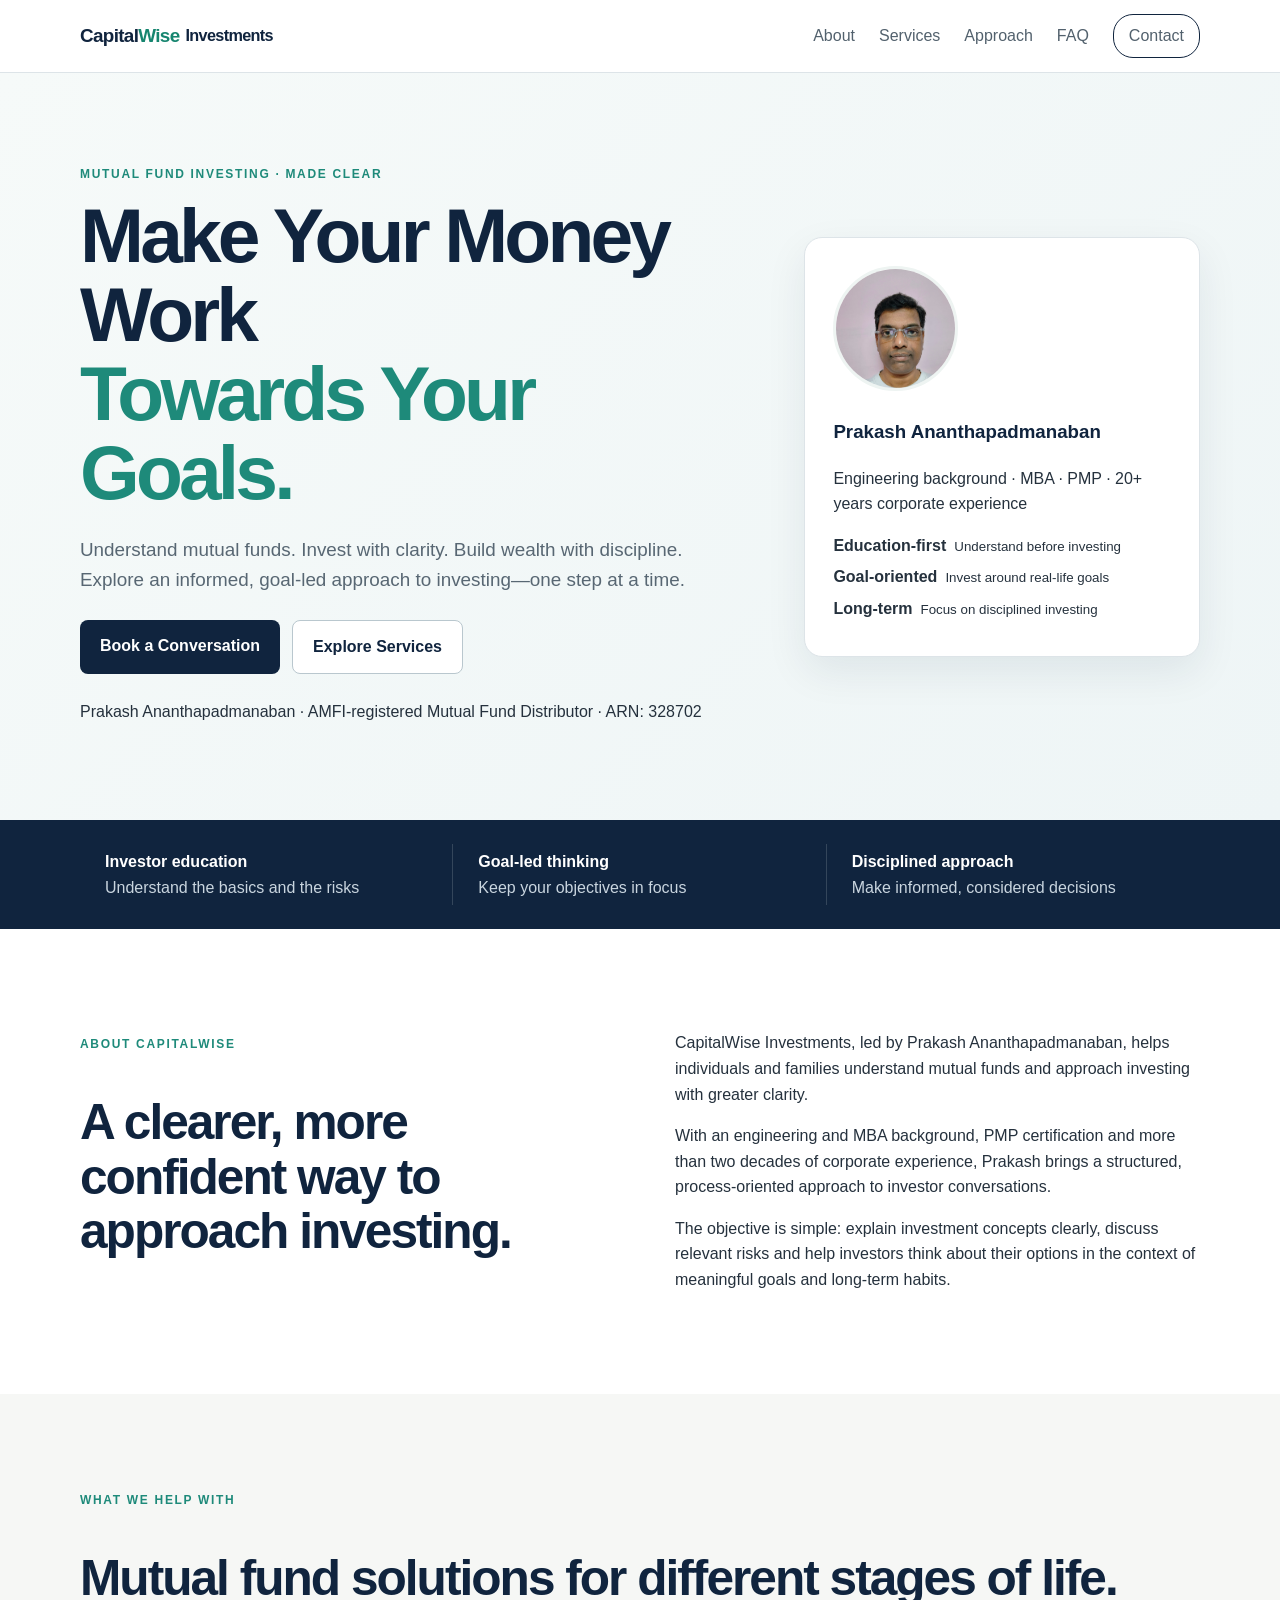
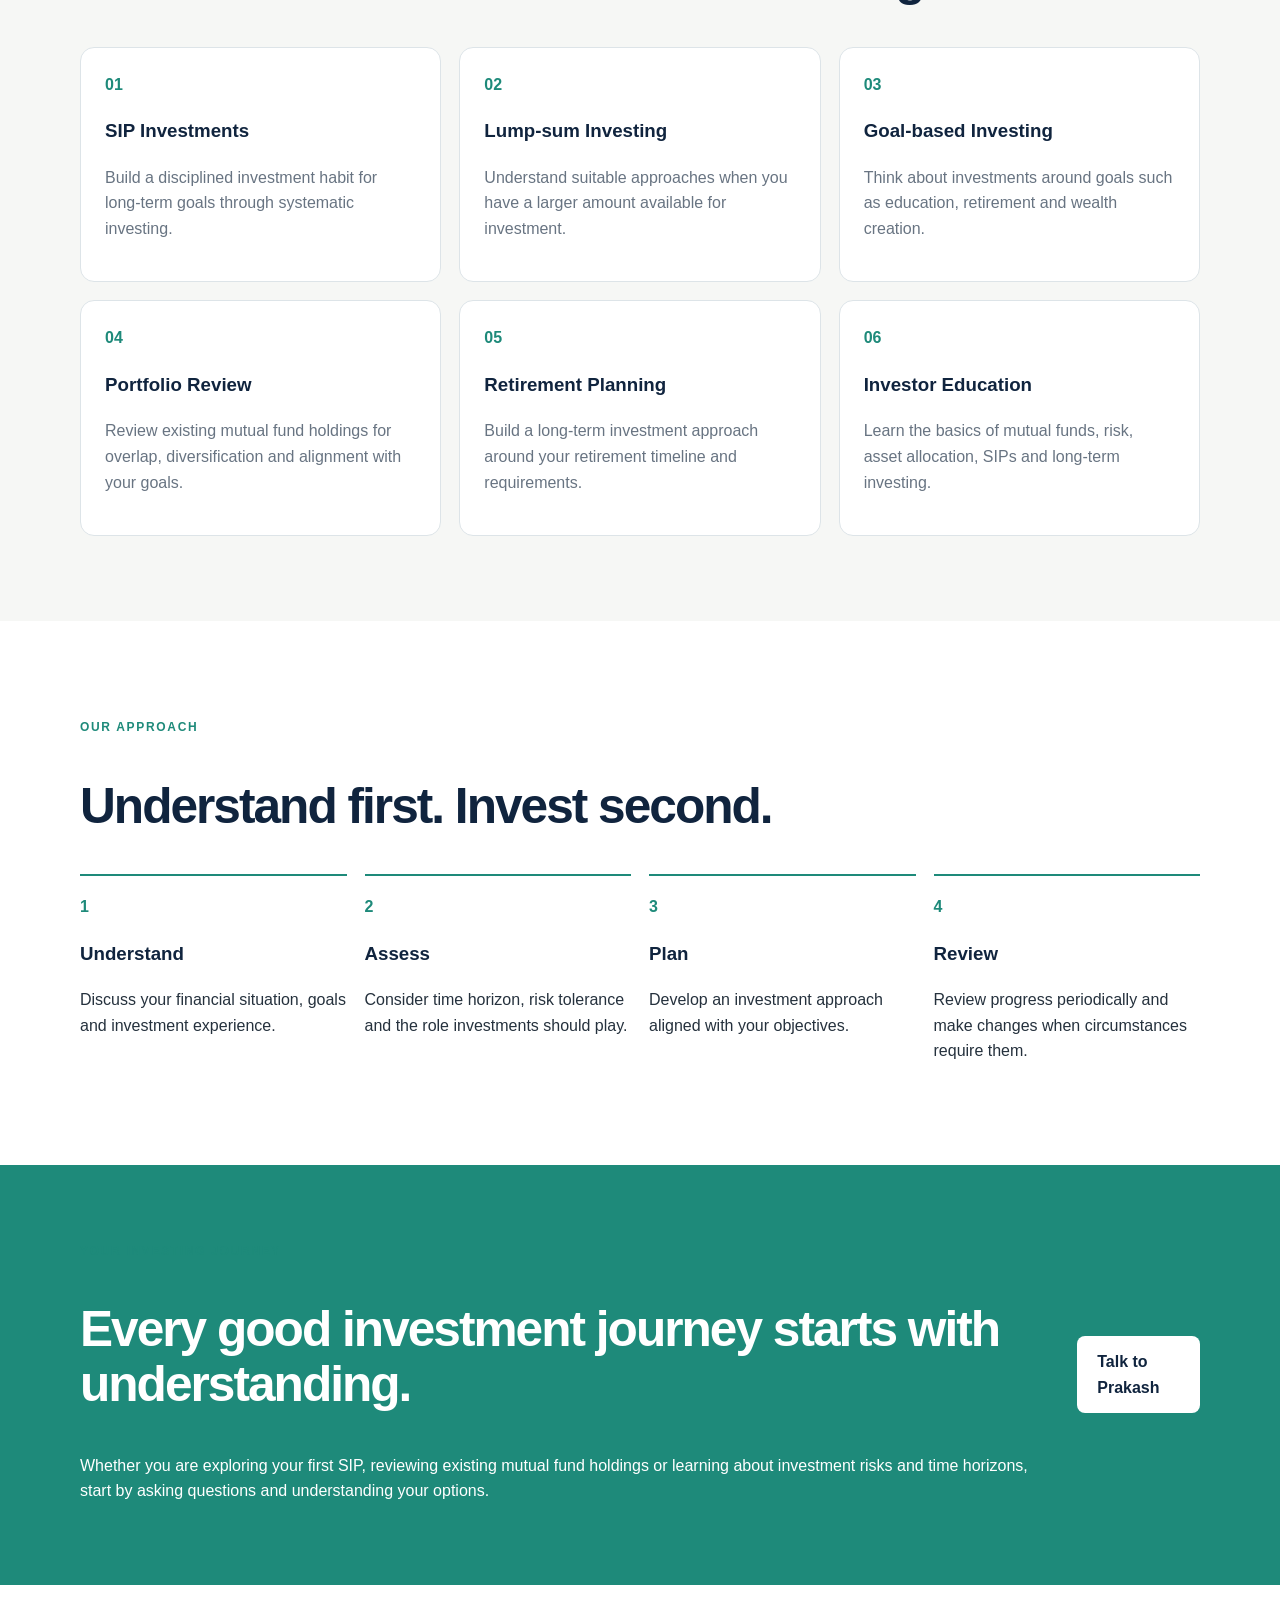
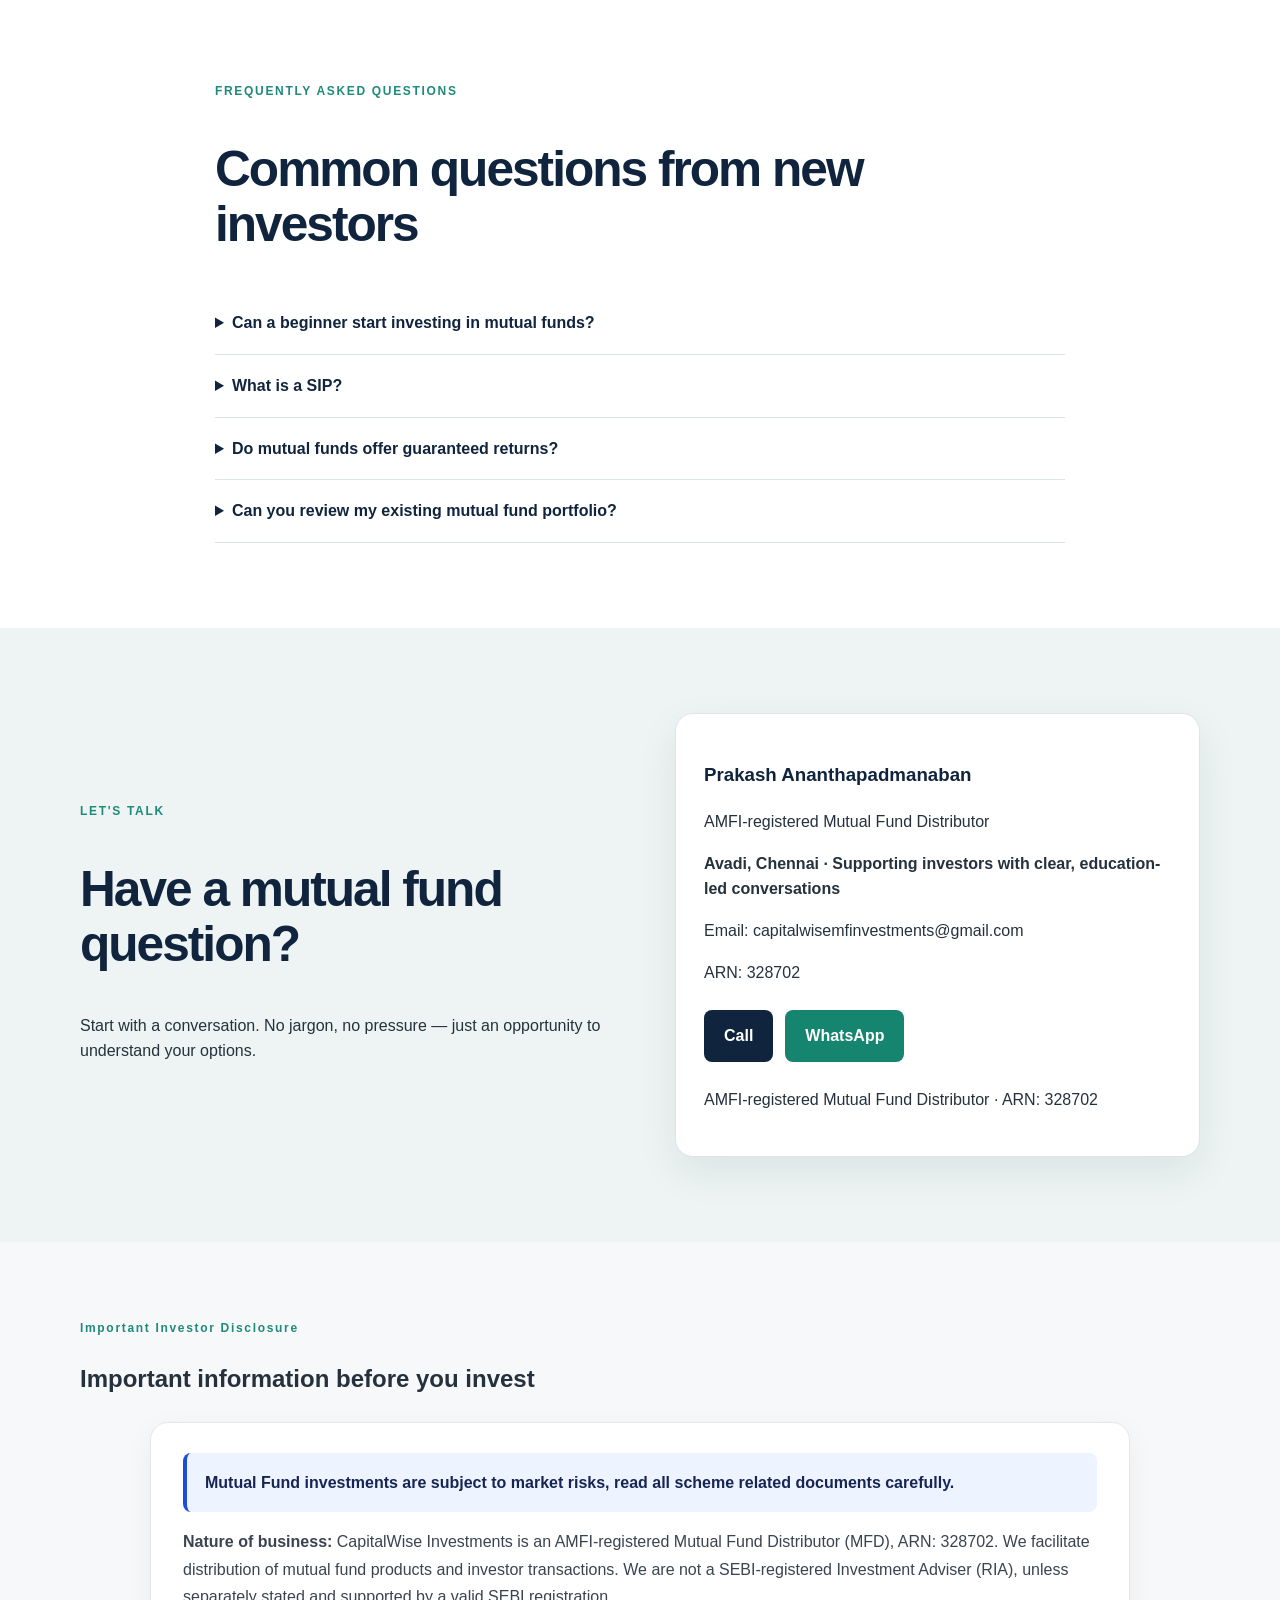
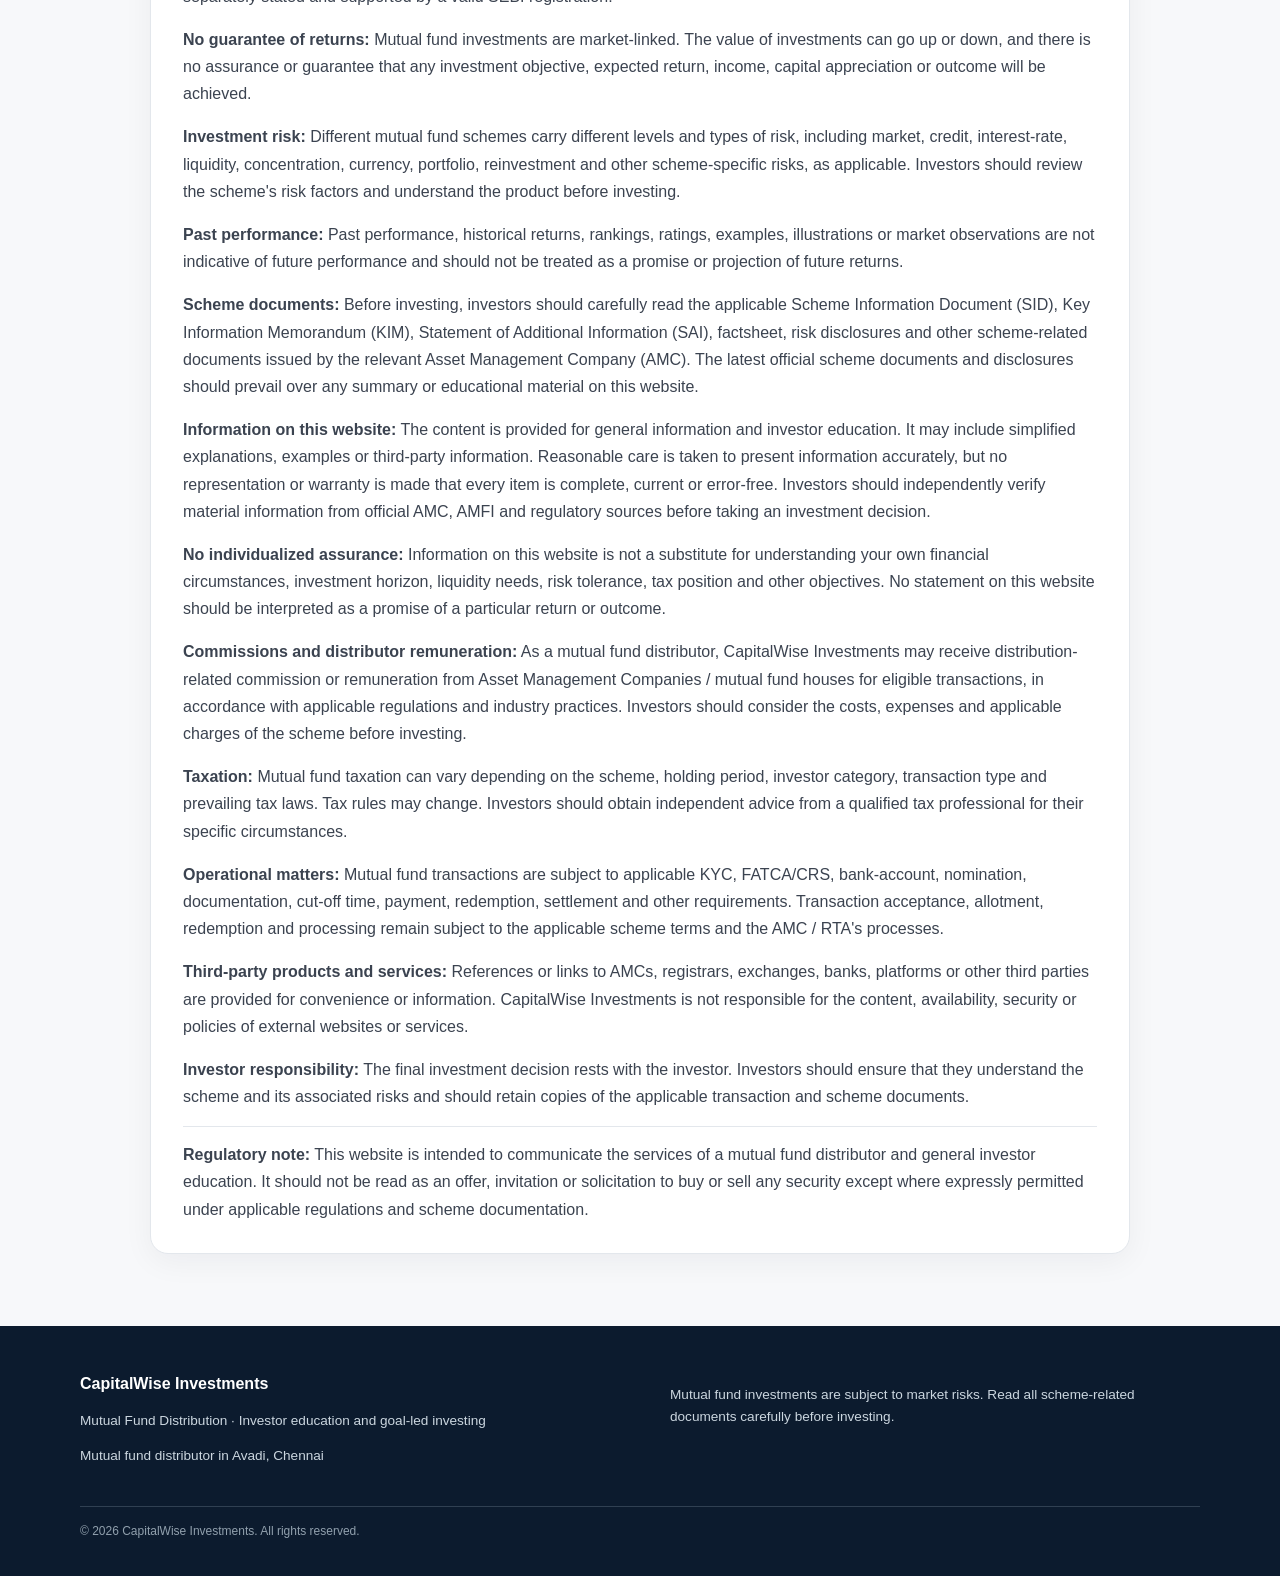
<file: index.html>
<!DOCTYPE html>
<html lang="en">
<head>
  <meta charset="UTF-8">
  <meta name="viewport" content="width=device-width, initial-scale=1.0">
  <title>CapitalWise Investments | Mutual Fund Investing Made Clear</title>
  <meta name="description" content="Understand mutual funds, invest with clarity and build disciplined habits around your goals with CapitalWise Investments, led by AMFI-registered Mutual Fund Distributor Prakash Ananthapadmanaban.">
  <meta name="keywords" content="CapitalWise Investments, mutual fund distributor, mutual fund investments India, SIP investing, goal-based investing, investor education, portfolio review">
  <link rel="stylesheet" href="style.css">
  <link rel="canonical" href="https://capitalwiseinvestments.in/">
</head>
<body>
<header class="nav">
  <div class="container nav-inner">
    <a class="brand brand-logo" href="index.html"><span class="cw-capital">Capital</span><span class="cw-wise">Wise</span><span class="cw-investments"> Investments</span></a>
    <nav>
      <a href="#about">About</a>
      <a href="#services">Services</a>
      <a href="#approach">Approach</a>
      <a href="#faq">FAQ</a>
      <a class="nav-cta" href="#contact">Contact</a>
    </nav>
  </div>
</header>

<main>
<section class="hero">
  <div class="container hero-grid">
    <div>
      <p class="eyebrow">MUTUAL FUND INVESTING · MADE CLEAR</p>
      <h1>Make Your Money Work<br><span>Towards Your Goals.</span></h1>
      <p class="lead">Understand mutual funds. Invest with clarity. Build wealth with discipline. Explore an informed, goal-led approach to investing—one step at a time.</p>
      <div class="buttons">
        <a class="btn primary" href="#contact">Book a Conversation</a>
        <a class="btn secondary" href="#services">Explore Services</a>
      </div>
      <p class="credentials">Prakash Ananthapadmanaban · AMFI-registered Mutual Fund Distributor · ARN: 328702</p>
    </div>
    <div class="hero-card">
      <img class="portrait" src="assets/prakash-profile.jpg?v=20261012" alt="Prakash Ananthapadmanaban">
      <h3>Prakash Ananthapadmanaban</h3>
      <p>Engineering background · MBA · PMP · 20+ years corporate experience</p>
      <div class="mini-points">
        <div><strong>Education-first</strong><small>Understand before investing</small></div>
        <div><strong>Goal-oriented</strong><small>Invest around real-life goals</small></div>
        <div><strong>Long-term</strong><small>Focus on disciplined investing</small></div>
      </div>
    </div>
  </div>
</section>

<section class="trust-strip">
  <div class="container trust-grid">
    <div><strong>Investor education</strong><span>Understand the basics and the risks</span></div>
    <div><strong>Goal-led thinking</strong><span>Keep your objectives in focus</span></div>
    <div><strong>Disciplined approach</strong><span>Make informed, considered decisions</span></div>
  </div>
</section>

<section id="about" class="section">
  <div class="container two-col">
    <div>
      <p class="eyebrow">ABOUT CAPITALWISE</p>
      <h2>A clearer, more confident way to approach investing.</h2>
    </div>
    <div>
      <p>CapitalWise Investments, led by Prakash Ananthapadmanaban, helps individuals and families understand mutual funds and approach investing with greater clarity.</p>
      <p>With an engineering and MBA background, PMP certification and more than two decades of corporate experience, Prakash brings a structured, process-oriented approach to investor conversations.</p>
      <p>The objective is simple: explain investment concepts clearly, discuss relevant risks and help investors think about their options in the context of meaningful goals and long-term habits.</p>
    </div>
  </div>
</section>

<section id="services" class="section light">
  <div class="container">
    <p class="eyebrow">WHAT WE HELP WITH</p>
    <h2>Mutual fund solutions for different stages of life.</h2>
    <div class="cards">
      <article><div class="icon">01</div><h3>SIP Investments</h3><p>Build a disciplined investment habit for long-term goals through systematic investing.</p></article>
      <article><div class="icon">02</div><h3>Lump-sum Investing</h3><p>Understand suitable approaches when you have a larger amount available for investment.</p></article>
      <article><div class="icon">03</div><h3>Goal-based Investing</h3><p>Think about investments around goals such as education, retirement and wealth creation.</p></article>
      <article><div class="icon">04</div><h3>Portfolio Review</h3><p>Review existing mutual fund holdings for overlap, diversification and alignment with your goals.</p></article>
      <article><div class="icon">05</div><h3>Retirement Planning</h3><p>Build a long-term investment approach around your retirement timeline and requirements.</p></article>
      <article><div class="icon">06</div><h3>Investor Education</h3><p>Learn the basics of mutual funds, risk, asset allocation, SIPs and long-term investing.</p></article>
    </div>
  </div>
</section>

<section id="approach" class="section">
  <div class="container">
    <p class="eyebrow">OUR APPROACH</p>
    <h2>Understand first. Invest second.</h2>
    <div class="steps">
      <div><span>1</span><h3>Understand</h3><p>Discuss your financial situation, goals and investment experience.</p></div>
      <div><span>2</span><h3>Assess</h3><p>Consider time horizon, risk tolerance and the role investments should play.</p></div>
      <div><span>3</span><h3>Plan</h3><p>Develop an investment approach aligned with your objectives.</p></div>
      <div><span>4</span><h3>Review</h3><p>Review progress periodically and make changes when circumstances require them.</p></div>
    </div>
  </div>
</section>

<section class="local-section">
  <div class="container local-box">
    <div>
      <p class="eyebrow">YOUR INVESTING JOURNEY</p>
      <h2>Every good investment journey starts with understanding.</h2>
      <p>Whether you are exploring your first SIP, reviewing existing mutual fund holdings or learning about investment risks and time horizons, start by asking questions and understanding your options.</p>
    </div>
    <a class="btn light-btn" href="#contact">Talk to Prakash</a>
  </div>
</section>

<section id="faq" class="section">
  <div class="container narrow">
    <p class="eyebrow">FREQUENTLY ASKED QUESTIONS</p>
    <h2>Common questions from new investors</h2>
    <details><summary>Can a beginner start investing in mutual funds?</summary><p>Yes. The appropriate starting point depends on your goals, time horizon, risk tolerance and financial situation.</p></details>
    <details><summary>What is a SIP?</summary><p>A Systematic Investment Plan allows an investor to invest a chosen amount periodically into a mutual fund scheme.</p></details>
    <details><summary>Do mutual funds offer guaranteed returns?</summary><p>No. Mutual fund investments are subject to market risks. Returns are not guaranteed.</p></details>
    <details><summary>Can you review my existing mutual fund portfolio?</summary><p>Yes. A portfolio review can help you understand what you own, possible overlaps and whether the portfolio remains aligned with your objectives.</p></details>
  </div>
</section>

<section id="contact" class="contact">
  <div class="container contact-grid">
    <div>
      <p class="eyebrow">LET'S TALK</p>
      <h2>Have a mutual fund question?</h2>
      <p>Start with a conversation. No jargon, no pressure — just an opportunity to understand your options.</p>
    </div>
    <div class="contact-card">
      <h3>Prakash Ananthapadmanaban</h3>
      <p>AMFI-registered Mutual Fund Distributor</p>
      <p><strong>Avadi, Chennai · Supporting investors with clear, education-led conversations</strong></p><p>Email: <a href="mailto:capitalwisemfinvestments@gmail.com">capitalwisemfinvestments@gmail.com</a></p>
      <p>ARN: 328702</p>
      <div class="buttons">
        <a class="btn primary" href="tel:+919841583765">Call</a>
        <a class="btn whatsapp" href="https://wa.me/919841583765">WhatsApp</a>
      </div>
      <p class="small">AMFI-registered Mutual Fund Distributor · ARN: 328702</p>
    </div>
  </div>
</section>
</main>

<section class="disclosure" id="investor-disclosure">
  <div class="container">
    <div class="section-heading">
      <span class="eyebrow">Important Investor Disclosure</span>
      <h2>Important information before you invest</h2>
    </div>
    <div class="disclosure-card">
      <p class="standard-warning"><strong>Mutual Fund investments are subject to market risks, read all scheme related documents carefully.</strong></p>
      <p><strong>Nature of business:</strong> CapitalWise Investments is an AMFI-registered Mutual Fund Distributor (MFD), ARN: 328702. We facilitate distribution of mutual fund products and investor transactions. We are not a SEBI-registered Investment Adviser (RIA), unless separately stated and supported by a valid SEBI registration.</p>
      <p><strong>No guarantee of returns:</strong> Mutual fund investments are market-linked. The value of investments can go up or down, and there is no assurance or guarantee that any investment objective, expected return, income, capital appreciation or outcome will be achieved.</p>
      <p><strong>Investment risk:</strong> Different mutual fund schemes carry different levels and types of risk, including market, credit, interest-rate, liquidity, concentration, currency, portfolio, reinvestment and other scheme-specific risks, as applicable. Investors should review the scheme's risk factors and understand the product before investing.</p>
      <p><strong>Past performance:</strong> Past performance, historical returns, rankings, ratings, examples, illustrations or market observations are not indicative of future performance and should not be treated as a promise or projection of future returns.</p>
      <p><strong>Scheme documents:</strong> Before investing, investors should carefully read the applicable Scheme Information Document (SID), Key Information Memorandum (KIM), Statement of Additional Information (SAI), factsheet, risk disclosures and other scheme-related documents issued by the relevant Asset Management Company (AMC). The latest official scheme documents and disclosures should prevail over any summary or educational material on this website.</p>
      <p><strong>Information on this website:</strong> The content is provided for general information and investor education. It may include simplified explanations, examples or third-party information. Reasonable care is taken to present information accurately, but no representation or warranty is made that every item is complete, current or error-free. Investors should independently verify material information from official AMC, AMFI and regulatory sources before taking an investment decision.</p>
      <p><strong>No individualized assurance:</strong> Information on this website is not a substitute for understanding your own financial circumstances, investment horizon, liquidity needs, risk tolerance, tax position and other objectives. No statement on this website should be interpreted as a promise of a particular return or outcome.</p>
      <p><strong>Commissions and distributor remuneration:</strong> As a mutual fund distributor, CapitalWise Investments may receive distribution-related commission or remuneration from Asset Management Companies / mutual fund houses for eligible transactions, in accordance with applicable regulations and industry practices. Investors should consider the costs, expenses and applicable charges of the scheme before investing.</p>
      <p><strong>Taxation:</strong> Mutual fund taxation can vary depending on the scheme, holding period, investor category, transaction type and prevailing tax laws. Tax rules may change. Investors should obtain independent advice from a qualified tax professional for their specific circumstances.</p>
      <p><strong>Operational matters:</strong> Mutual fund transactions are subject to applicable KYC, FATCA/CRS, bank-account, nomination, documentation, cut-off time, payment, redemption, settlement and other requirements. Transaction acceptance, allotment, redemption and processing remain subject to the applicable scheme terms and the AMC / RTA's processes.</p>
      <p><strong>Third-party products and services:</strong> References or links to AMCs, registrars, exchanges, banks, platforms or other third parties are provided for convenience or information. CapitalWise Investments is not responsible for the content, availability, security or policies of external websites or services.</p>
      <p><strong>Investor responsibility:</strong> The final investment decision rests with the investor. Investors should ensure that they understand the scheme and its associated risks and should retain copies of the applicable transaction and scheme documents.</p>
      <p class="disclosure-note"><strong>Regulatory note:</strong> This website is intended to communicate the services of a mutual fund distributor and general investor education. It should not be read as an offer, invitation or solicitation to buy or sell any security except where expressly permitted under applicable regulations and scheme documentation.</p>
    </div>
  </div>
</section>
<footer>
  <div class="container footer-grid">
    <div><strong>CapitalWise Investments</strong><p>Mutual Fund Distribution · Investor education and goal-led investing</p><p><a href="mutual-fund-distributor-avadi.html">Mutual fund distributor in Avadi, Chennai</a></p></div>
    <div><p>Mutual fund investments are subject to market risks. Read all scheme-related documents carefully before investing.</p></div>
  </div>
  <div class="container copyright">© 2026 CapitalWise Investments. All rights reserved.</div>
</footer>
</body>
</html>
</file>
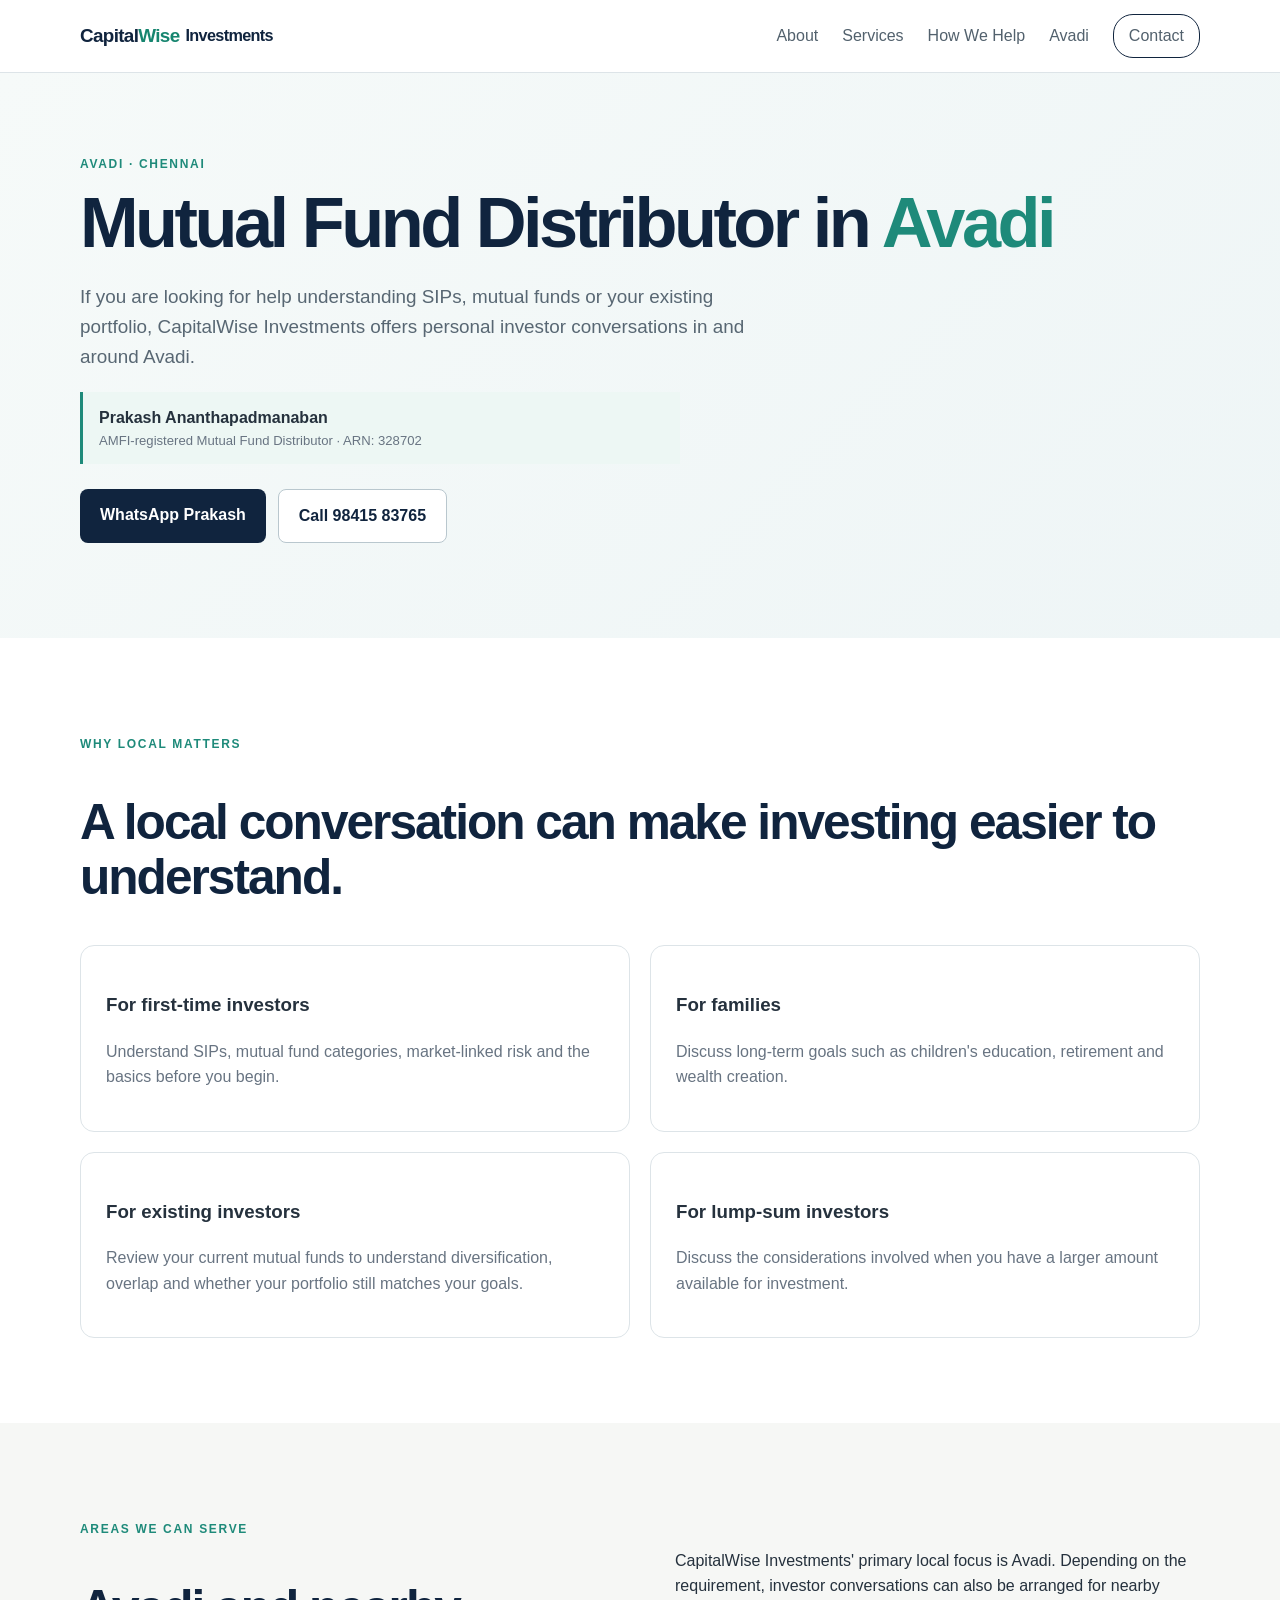
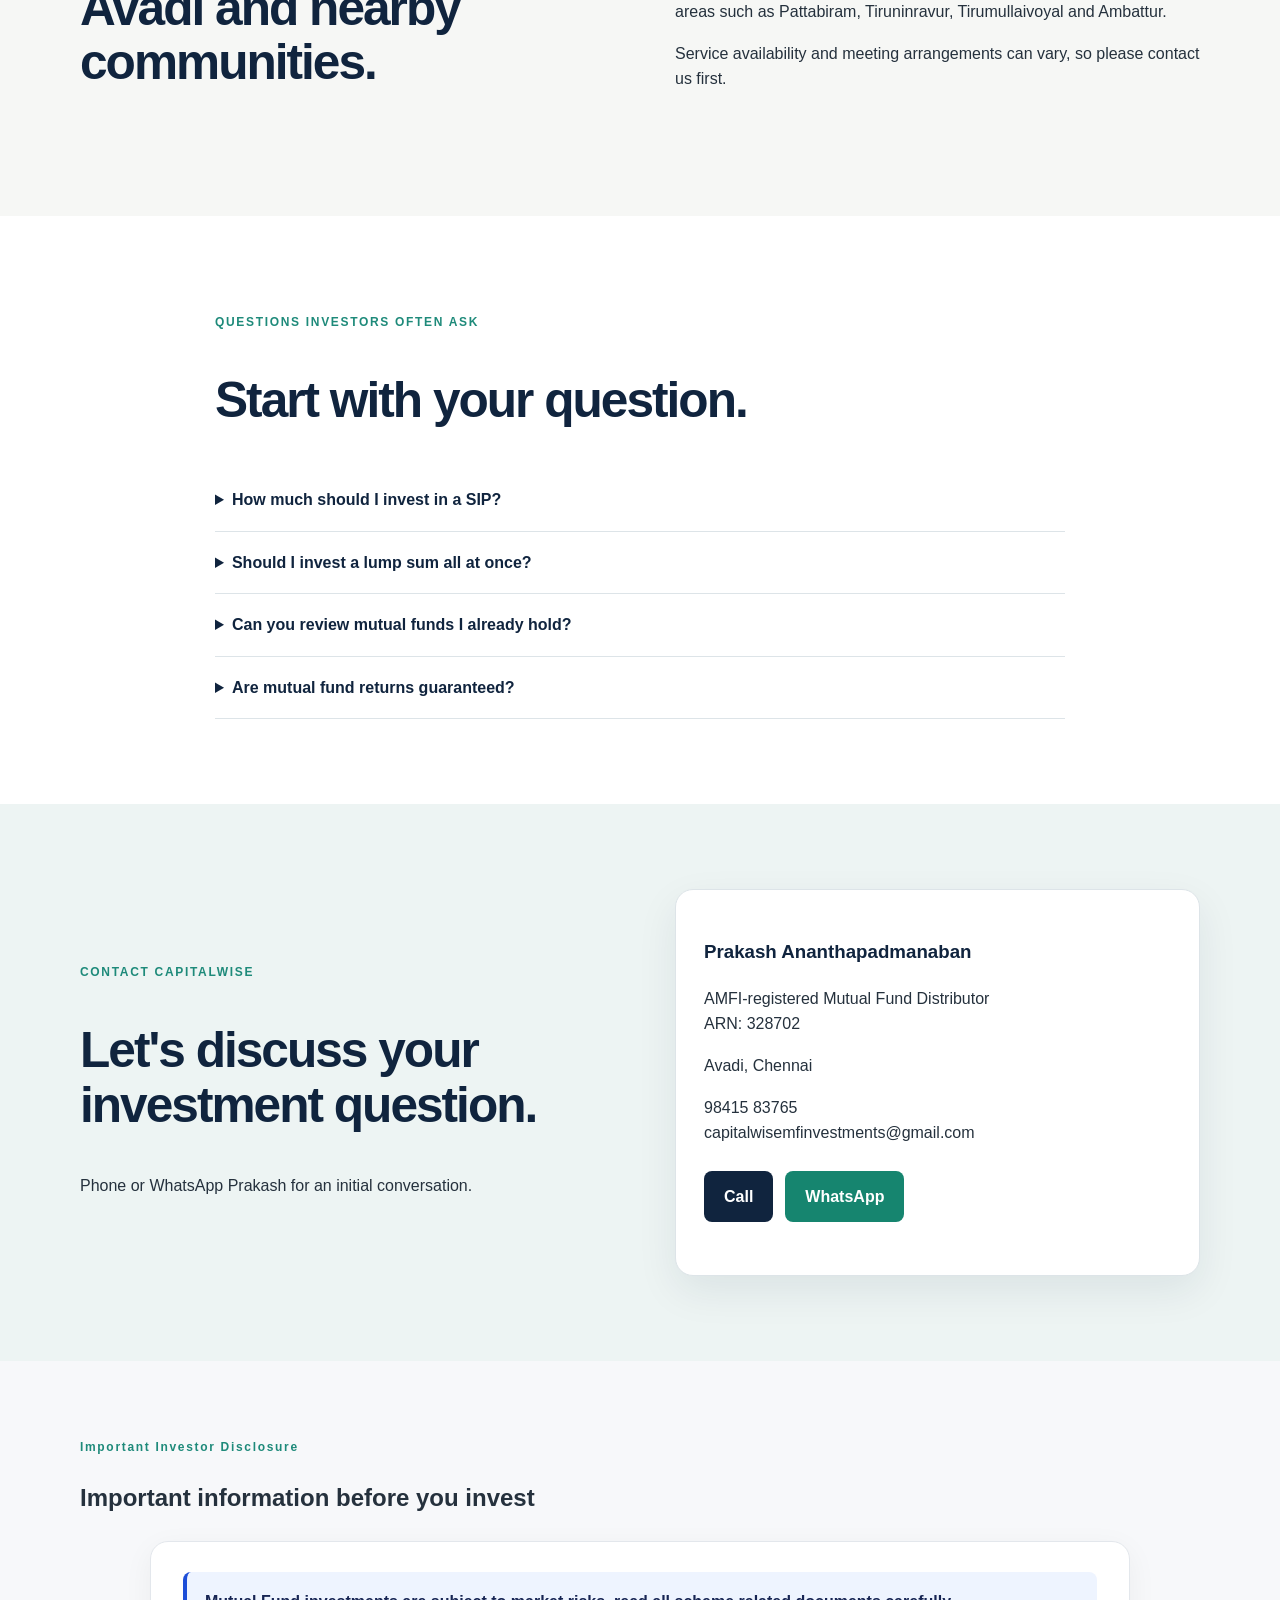
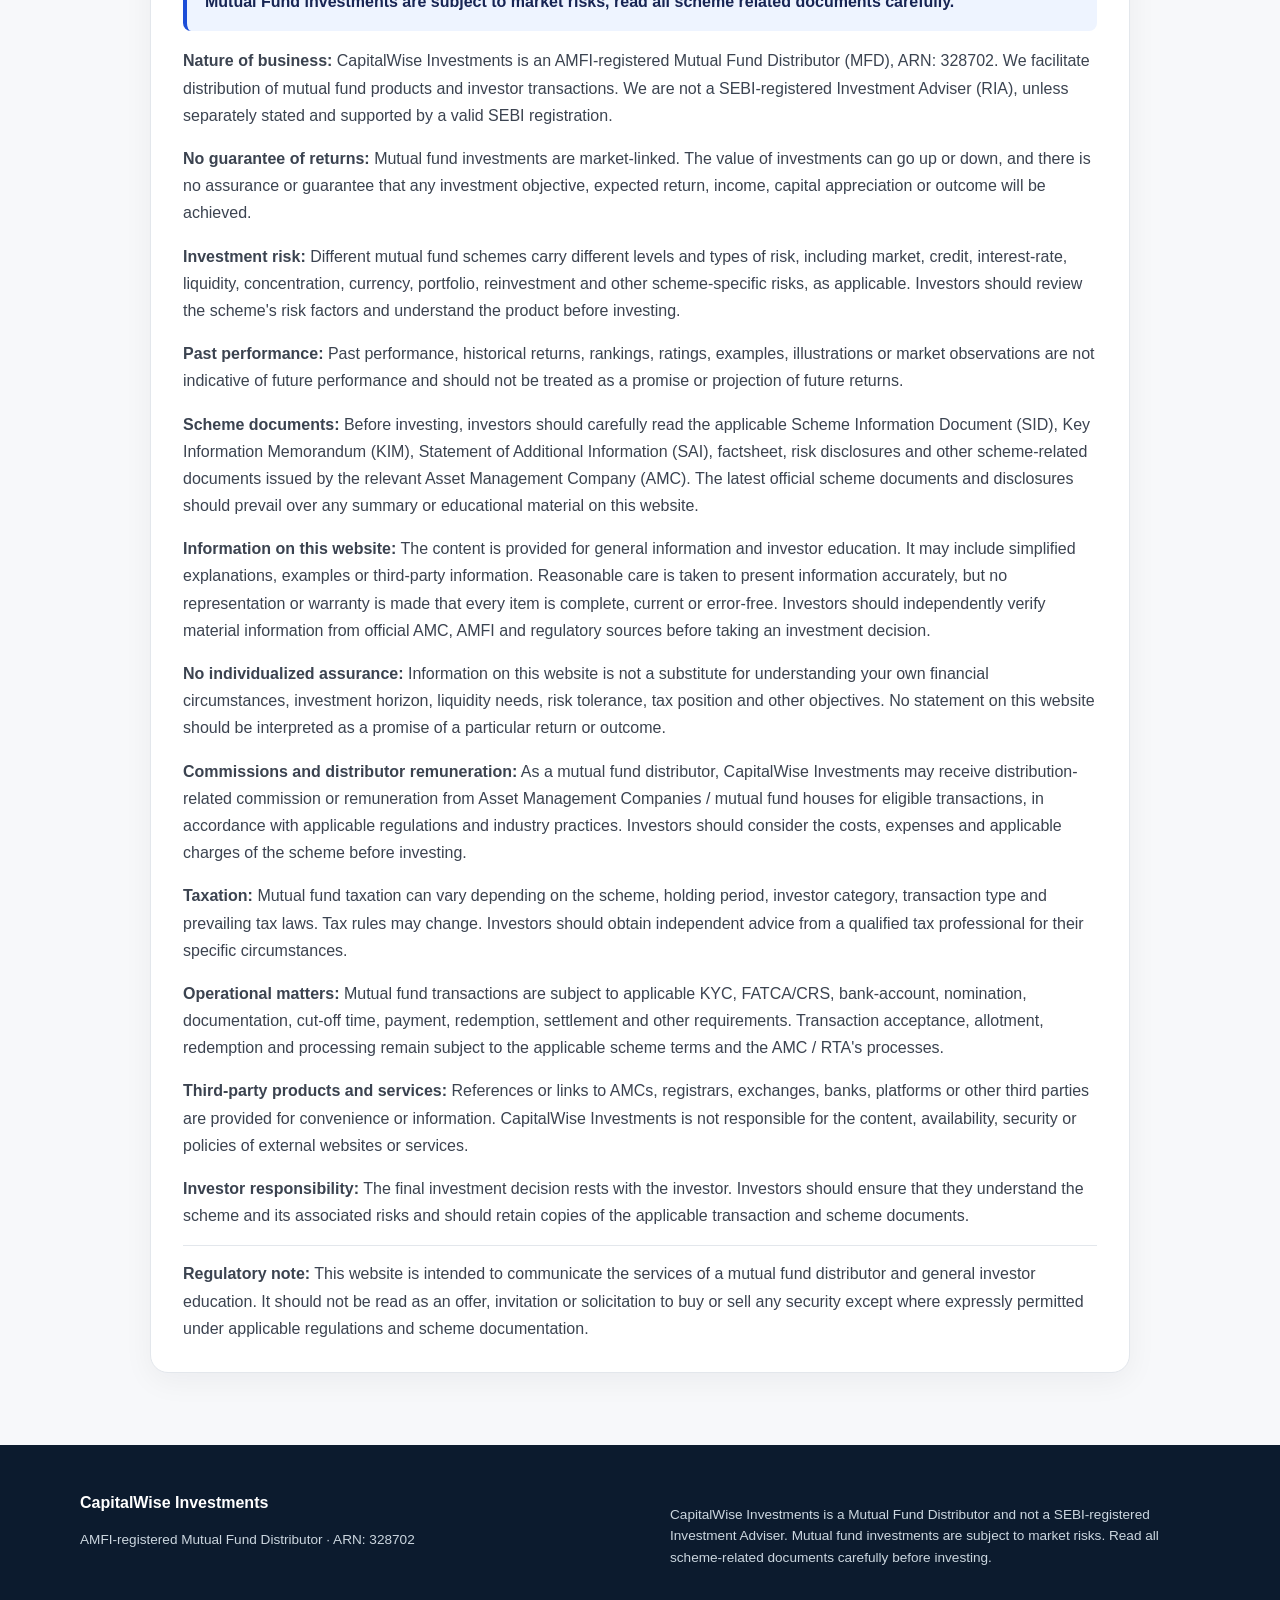
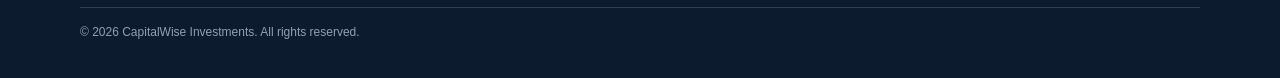
<file: mutual-fund-distributor-avadi.html>
<!DOCTYPE html><html lang="en"><head><meta charset="UTF-8"><meta name="viewport" content="width=device-width,initial-scale=1.0"><title>Mutual Fund Distributor in Avadi, Chennai | CapitalWise Investments</title><meta name="description" content="Looking for a mutual fund distributor in Avadi? CapitalWise Investments helps investors understand SIPs, mutual funds, goal-based investing and portfolio reviews in Avadi, Chennai."><link rel="stylesheet" href="style.css"><link rel="canonical" href="https://capitalwiseinvestments.in/mutual-fund-distributor-avadi.html"></head><body>
<header class="nav"><div class="container nav-inner"><a class="brand brand-logo" href="index.html"><span class="cw-capital">Capital</span><span class="cw-wise">Wise</span><span class="cw-investments"> Investments</span></a><nav><a href="index.html#about">About</a><a href="index.html#services">Services</a><a href="index.html#process">How We Help</a><a href="mutual-fund-distributor-avadi.html">Avadi</a><a href="#contact" class="nav-cta">Contact</a></nav></div></header>
<section class="hero compact-hero"><div class="container"><p class="eyebrow">AVADI · CHENNAI</p><h1>Mutual Fund Distributor in <span>Avadi</span></h1><p class="lead">If you are looking for help understanding SIPs, mutual funds or your existing portfolio, CapitalWise Investments offers personal investor conversations in and around Avadi.</p><div class="credential-box"><strong>Prakash Ananthapadmanaban</strong><span>AMFI-registered Mutual Fund Distributor · ARN: 328702</span></div><div class="buttons"><a class="btn primary" href="https://wa.me/919841583765?text=Hello%20Prakash%2C%20I%20am%20looking%20for%20mutual%20fund%20investment%20support%20in%20Avadi.">WhatsApp Prakash</a><a class="btn secondary" href="tel:+919841583765">Call 98415 83765</a></div></div></section>
<section class="section"><div class="container"><p class="eyebrow">WHY LOCAL MATTERS</p><h2>A local conversation can make investing easier to understand.</h2><div class="content-grid"><div><h3>For first-time investors</h3><p>Understand SIPs, mutual fund categories, market-linked risk and the basics before you begin.</p></div><div><h3>For families</h3><p>Discuss long-term goals such as children's education, retirement and wealth creation.</p></div><div><h3>For existing investors</h3><p>Review your current mutual funds to understand diversification, overlap and whether your portfolio still matches your goals.</p></div><div><h3>For lump-sum investors</h3><p>Discuss the considerations involved when you have a larger amount available for investment.</p></div></div></div></section>
<section class="section light"><div class="container two-col"><div><p class="eyebrow">AREAS WE CAN SERVE</p><h2>Avadi and nearby communities.</h2></div><div><p>CapitalWise Investments' primary local focus is Avadi. Depending on the requirement, investor conversations can also be arranged for nearby areas such as Pattabiram, Tiruninravur, Tirumullaivoyal and Ambattur.</p><p>Service availability and meeting arrangements can vary, so please contact us first.</p></div></div></section>
<section class="section"><div class="container narrow"><p class="eyebrow">QUESTIONS INVESTORS OFTEN ASK</p><h2>Start with your question.</h2><details><summary>How much should I invest in a SIP?</summary><p>There is no universal amount. It depends on your cash flow, goals, time horizon and risk capacity.</p></details><details><summary>Should I invest a lump sum all at once?</summary><p>The answer depends on the source of the money, investment objective, time horizon and how you are comfortable managing market risk.</p></details><details><summary>Can you review mutual funds I already hold?</summary><p>Yes. A portfolio review can help you understand what you own, potential overlaps and whether the investments remain aligned with your objectives.</p></details><details><summary>Are mutual fund returns guaranteed?</summary><p>No. Mutual fund investments are subject to market risks and returns are not guaranteed.</p></details></div></section>
<section id="contact" class="contact"><div class="container contact-grid"><div><p class="eyebrow">CONTACT CAPITALWISE</p><h2>Let's discuss your investment question.</h2><p>Phone or WhatsApp Prakash for an initial conversation.</p></div><div class="contact-card"><h3>Prakash Ananthapadmanaban</h3><p>AMFI-registered Mutual Fund Distributor<br>ARN: 328702</p><p>Avadi, Chennai</p><p>98415 83765<br>capitalwisemfinvestments@gmail.com</p><div class="buttons"><a class="btn primary" href="tel:+919841583765">Call</a><a class="btn whatsapp" href="https://wa.me/919841583765?text=Hello%20Prakash%2C%20I%20would%20like%20to%20discuss%20mutual%20funds%20in%20Avadi.">WhatsApp</a></div></div></div></section>
<section class="disclosure" id="investor-disclosure">
  <div class="container">
    <div class="section-heading">
      <span class="eyebrow">Important Investor Disclosure</span>
      <h2>Important information before you invest</h2>
    </div>
    <div class="disclosure-card">
      <p class="standard-warning"><strong>Mutual Fund investments are subject to market risks, read all scheme related documents carefully.</strong></p>
      <p><strong>Nature of business:</strong> CapitalWise Investments is an AMFI-registered Mutual Fund Distributor (MFD), ARN: 328702. We facilitate distribution of mutual fund products and investor transactions. We are not a SEBI-registered Investment Adviser (RIA), unless separately stated and supported by a valid SEBI registration.</p>
      <p><strong>No guarantee of returns:</strong> Mutual fund investments are market-linked. The value of investments can go up or down, and there is no assurance or guarantee that any investment objective, expected return, income, capital appreciation or outcome will be achieved.</p>
      <p><strong>Investment risk:</strong> Different mutual fund schemes carry different levels and types of risk, including market, credit, interest-rate, liquidity, concentration, currency, portfolio, reinvestment and other scheme-specific risks, as applicable. Investors should review the scheme's risk factors and understand the product before investing.</p>
      <p><strong>Past performance:</strong> Past performance, historical returns, rankings, ratings, examples, illustrations or market observations are not indicative of future performance and should not be treated as a promise or projection of future returns.</p>
      <p><strong>Scheme documents:</strong> Before investing, investors should carefully read the applicable Scheme Information Document (SID), Key Information Memorandum (KIM), Statement of Additional Information (SAI), factsheet, risk disclosures and other scheme-related documents issued by the relevant Asset Management Company (AMC). The latest official scheme documents and disclosures should prevail over any summary or educational material on this website.</p>
      <p><strong>Information on this website:</strong> The content is provided for general information and investor education. It may include simplified explanations, examples or third-party information. Reasonable care is taken to present information accurately, but no representation or warranty is made that every item is complete, current or error-free. Investors should independently verify material information from official AMC, AMFI and regulatory sources before taking an investment decision.</p>
      <p><strong>No individualized assurance:</strong> Information on this website is not a substitute for understanding your own financial circumstances, investment horizon, liquidity needs, risk tolerance, tax position and other objectives. No statement on this website should be interpreted as a promise of a particular return or outcome.</p>
      <p><strong>Commissions and distributor remuneration:</strong> As a mutual fund distributor, CapitalWise Investments may receive distribution-related commission or remuneration from Asset Management Companies / mutual fund houses for eligible transactions, in accordance with applicable regulations and industry practices. Investors should consider the costs, expenses and applicable charges of the scheme before investing.</p>
      <p><strong>Taxation:</strong> Mutual fund taxation can vary depending on the scheme, holding period, investor category, transaction type and prevailing tax laws. Tax rules may change. Investors should obtain independent advice from a qualified tax professional for their specific circumstances.</p>
      <p><strong>Operational matters:</strong> Mutual fund transactions are subject to applicable KYC, FATCA/CRS, bank-account, nomination, documentation, cut-off time, payment, redemption, settlement and other requirements. Transaction acceptance, allotment, redemption and processing remain subject to the applicable scheme terms and the AMC / RTA's processes.</p>
      <p><strong>Third-party products and services:</strong> References or links to AMCs, registrars, exchanges, banks, platforms or other third parties are provided for convenience or information. CapitalWise Investments is not responsible for the content, availability, security or policies of external websites or services.</p>
      <p><strong>Investor responsibility:</strong> The final investment decision rests with the investor. Investors should ensure that they understand the scheme and its associated risks and should retain copies of the applicable transaction and scheme documents.</p>
      <p class="disclosure-note"><strong>Regulatory note:</strong> This website is intended to communicate the services of a mutual fund distributor and general investor education. It should not be read as an offer, invitation or solicitation to buy or sell any security except where expressly permitted under applicable regulations and scheme documentation.</p>
    </div>
  </div>
</section>
<footer><div class="container footer-grid"><div><strong>CapitalWise Investments</strong><p>AMFI-registered Mutual Fund Distributor · ARN: 328702</p></div><div><p>CapitalWise Investments is a Mutual Fund Distributor and not a SEBI-registered Investment Adviser. Mutual fund investments are subject to market risks. Read all scheme-related documents carefully before investing.</p></div></div><div class="container copyright">© 2026 CapitalWise Investments. All rights reserved.</div></footer></body></html>
</file>
<file: style.css>
*{box-sizing:border-box}body{margin:0;font-family:Arial,sans-serif;color:#25313d;line-height:1.6}a{text-decoration:none;color:inherit}.container{width:min(1120px,92%);margin:auto}.nav{position:sticky;top:0;background:#fff;border-bottom:1px solid #dde4e8;z-index:5}.nav-inner{height:72px;display:flex;justify-content:space-between;align-items:center}.brand-logo img{height:58px;width:auto}nav{display:flex;gap:24px;align-items:center;color:#52616d}.nav-cta{border:1px solid #10243e;padding:8px 15px;border-radius:20px}.hero{background:linear-gradient(135deg,#f6faf9,#eef5f6);padding:80px 0}.hero-grid{display:grid;grid-template-columns:1.25fr .75fr;gap:65px;align-items:center}.eyebrow{font-size:.75rem;font-weight:800;letter-spacing:.14em;color:#1e8a7a}.hero h1{font-size:clamp(2.7rem,6vw,4.8rem);line-height:1.03;letter-spacing:-.05em;color:#10243e;margin:12px 0 22px}.hero h1 span,.compact-hero h1 span{color:#1e8a7a}.lead{font-size:1.18rem;color:#586773;max-width:680px}.buttons{display:flex;gap:12px;flex-wrap:wrap;margin:25px 0}.btn{padding:13px 20px;border-radius:8px;font-weight:750;display:inline-block}.primary{background:#10243e;color:white}.secondary{background:white;border:1px solid #b9c7ce;color:#10243e}.whatsapp{background:#16856f;color:white}.credential-box{display:flex;flex-direction:column;padding:13px 16px;border-left:3px solid #1e8a7a;background:#edf7f4;max-width:600px}.credential-box span{font-size:.82rem;color:#687482}.hero-card,.contact-card{background:#fff;border:1px solid #dde4e8;border-radius:18px;padding:28px;box-shadow:0 15px 40px rgba(16,36,62,.08)}.portrait{width:125px;height:125px;border-radius:50%;object-fit:cover;object-position:center top;border:3px solid #eef4f2}.hero-card h3,.contact-card h3{color:#10243e}.hero-card li{padding:5px;color:#687482}.card-note{border-top:1px solid #dde4e8;padding-top:15px;color:#687482;font-size:.88rem}.trust-strip{background:#10243e;color:#fff}.trust-grid{display:grid;grid-template-columns:repeat(3,1fr);padding:24px 0}.trust-grid div{padding:5px 25px;border-right:1px solid #34465b}.trust-grid div:last-child{border:0}.trust-grid span,.trust-grid strong{display:block}.trust-grid span{color:#c9d5df}.section{padding:85px 0}.light{background:#f6f7f5}.two-col,.contact-grid{display:grid;grid-template-columns:1fr 1fr;gap:70px;align-items:center}.section h2,.contact h2,.local-section h2{font-size:clamp(2rem,4vw,3.1rem);line-height:1.1;color:#10243e;letter-spacing:-.04em}.cards{display:grid;grid-template-columns:repeat(3,1fr);gap:18px;margin-top:35px}.cards article{background:#fff;border:1px solid #dde4e8;border-radius:14px;padding:24px}.cards h3{color:#10243e}.cards p,.content-grid p{color:#687482}.icon{color:#1e8a7a;font-weight:800}.steps{display:grid;grid-template-columns:repeat(4,1fr);gap:18px;margin-top:35px}.steps>div{border-top:2px solid #1e8a7a;padding-top:18px}.steps span{color:#1e8a7a;font-weight:800}.steps h3{color:#10243e}.local-section{background:#1e8a7a;color:white;padding:65px 0}.local-box{display:flex;justify-content:space-between;align-items:center;gap:35px}.local-section h2{color:white}.light-eyebrow{color:#d8fff6}.light-btn{background:#fff;color:#10243e}.contact{background:#edf4f3;padding:85px 0}.contact-links{display:flex;flex-direction:column;gap:8px;font-weight:750;color:#10243e}.narrow{max-width:850px}.narrow details{border-bottom:1px solid #dde4e8;padding:18px 0}.narrow summary{font-weight:750;color:#10243e}.content-grid{display:grid;grid-template-columns:1fr 1fr;gap:20px;margin-top:35px}.content-grid>div{padding:25px;border:1px solid #dde4e8;border-radius:14px}.compact-hero{padding:70px 0}.compact-hero h1{font-size:clamp(2.5rem,6vw,4.4rem);color:#10243e;line-height:1.05}.footer-grid{display:grid;grid-template-columns:1fr 1fr;gap:60px}.footer-grid p{font-size:.85rem;color:#cbd6df}.footer-grid strong{color:white}.copyright{border-top:1px solid #304052;margin-top:25px;padding:15px 0;color:#91a0ad;font-size:.75rem}footer{background:#0c1b2e;padding:45px 0 20px;color:white}@media(max-width:800px){nav{display:none}.hero-grid,.two-col,.contact-grid{grid-template-columns:1fr;gap:35px}.cards,.steps,.content-grid{grid-template-columns:1fr 1fr}.local-box{flex-direction:column;align-items:flex-start}.footer-grid{grid-template-columns:1fr}}@media(max-width:520px){.cards,.steps,.content-grid{grid-template-columns:1fr}.brand-logo img{height:48px}.hero{padding:55px 0}.trust-grid{grid-template-columns:1fr}.trust-grid div{border:0;border-bottom:1px solid #34465b;padding:12px 0}}
.brand-logo{display:flex;align-items:center;gap:0;white-space:nowrap;font-size:1.18rem;font-weight:850;letter-spacing:-.035em;color:#10243e}.cw-wise{color:#16856f}.cw-investments{font-size:.86em;color:#10243e;margin-left:6px;font-weight:750}.brand-logo:hover{text-decoration:none}


/* Detailed investor disclosure */
.disclosure{padding:72px 0;background:#f7f8fa}
.disclosure-card{max-width:980px;margin:24px auto 0;background:#fff;border:1px solid #e3e7ec;border-radius:18px;padding:30px 32px;box-shadow:0 8px 30px rgba(15,23,42,.05)}
.disclosure-card p{margin:0 0 16px;line-height:1.7;color:#3b4350}
.disclosure-card p:last-child{margin-bottom:0}
.standard-warning{padding:16px 18px;border-left:4px solid #1d4ed8;background:#eef4ff;color:#172554!important;border-radius:8px}
.disclosure-note{padding-top:14px;border-top:1px solid #e3e7ec}
@media(max-width:700px){.disclosure-card{padding:22px 18px}.disclosure{padding:52px 0}}

/* Keep the profile-card labels and descriptions clearly separated. */
.mini-points>div{display:flex;flex-wrap:wrap;align-items:baseline;column-gap:8px;row-gap:0;margin:6px 0}
.mini-points>div strong{white-space:nowrap}
.mini-points>div small{line-height:1.5}
</file>
